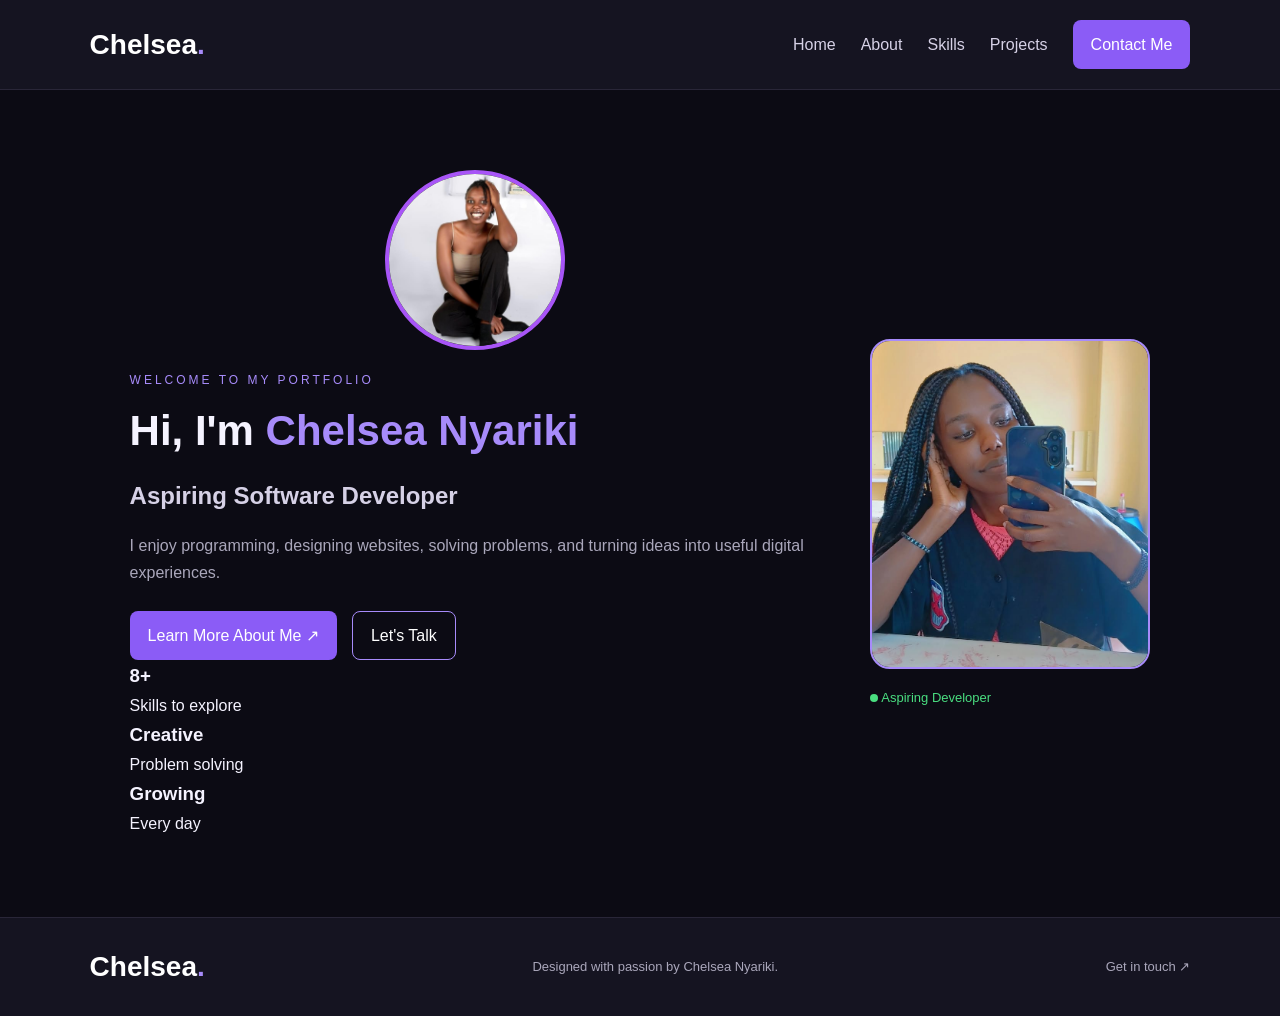
<file: index.html>
<!DOCTYPE html>
<html lang="en">
<head>
    <meta charset="UTF-8">
    <meta name="viewport" content="width=device-width, initial-scale=1.0">
    <title>Home | Chelsea's Portfolio</title>
    <link rel="stylesheet" href="style.css">
</head>
<body>

<header>
    <nav class="navbar">
        <a href="index.html" class="logo">Chelsea<span>.</span></a>
        <button class="menu-toggle" id="menu-toggle"
                aria-label="Open navigation menu"
                aria-expanded="false">☰</button>

        <div class="nav-links" id="nav-links">
            <a href="index.html">Home</a>
            <a href="about.html">About</a>
            <a href="skills.html">Skills</a>
            <a href="projects.html">Projects</a>
            <a href="contact.html" class="nav-button">Contact Me</a>
        </div>
    </nav>
</header>

<main class="hero">
    <div class="hero-content">
         <img src="Che.jpeg" alt="My profile photo" class="profile-photo">

        <p class="tag">WELCOME TO MY PORTFOLIO</p>
        <h1>Hi, I'm <span>Chelsea Nyariki</span></h1>
        <h2>Aspiring Software Developer</h2>

        <p class="intro">
            I enjoy programming, designing websites, solving problems,
            and turning ideas into useful digital experiences.
        </p>

        <div class="hero-buttons">
            <a href="about.html" class="primary-button">Learn More About Me ↗</a>
            <a href="contact.html" class="secondary-button">Let's Talk</a>
        </div>

        <div class="quick-info">
            <div><h3>8+</h3><p>Skills to explore</p></div>
            <div><h3>Creative</h3><p>Problem solving</p></div>
            <div><h3>Growing</h3><p>Every day</p></div>
        </div>
    </div>

    <div class="hero-image">
        <div class="image-decoration"></div>
        <img src="Chelsea.jpeg" alt="Chelsea Nyariki">
        <div class="image-label">
            <span class="status-dot"></span>
            Aspiring Developer
        </div>
    </div>
</main>

<footer>
    <a href="index.html" class="logo">Chelsea<span>.</span></a>
    <p>Designed with passion by Chelsea Nyariki.</p>
    <a href="contact.html" class="back-to-top">Get in touch ↗</a>
</footer>

<script src="script.js"></script>
</body>
</html>
</file>
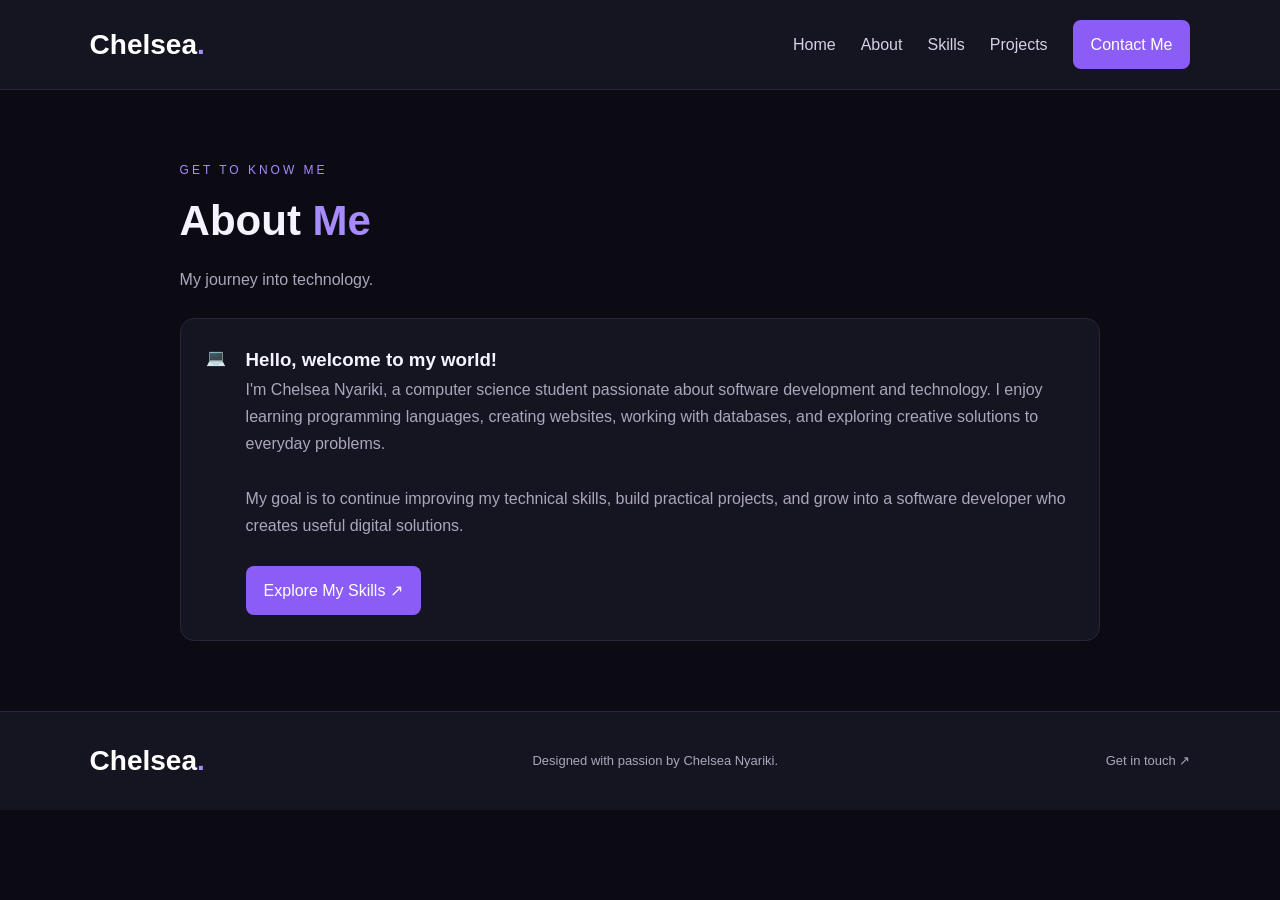
<file: about.html>
<!DOCTYPE html>
<html lang="en">
<head>
    <meta charset="UTF-8">
    <meta name="viewport" content="width=device-width, initial-scale=1.0">
    <title>About | Chelsea's Portfolio</title>
    <link rel="stylesheet" href="style.css">
</head>
<body>

<header>
    <nav class="navbar">
        <a href="index.html" class="logo">Chelsea<span>.</span></a>
        <button class="menu-toggle" id="menu-toggle"
                aria-label="Open navigation menu"
                aria-expanded="false">☰</button>
        <div class="nav-links" id="nav-links">
            <a href="index.html">Home</a>
            <a href="about.html">About</a>
            <a href="skills.html">Skills</a>
            <a href="projects.html">Projects</a>
            <a href="contact.html" class="nav-button">Contact Me</a>
        </div>
    </nav>
</header>

<main class="section">
    <p class="section-label">GET TO KNOW ME</p>
    <h1 class="section-title">About <span>Me</span></h1>
    <p class="section-description">My journey into technology.</p>

    <div class="about-card">
        <div class="about-icon">💻</div>
        <div>
            <h3>Hello, welcome to my world!</h3>
            <p>
                I'm Chelsea Nyariki, a computer science student
                passionate about software development and technology.
                I enjoy learning programming languages, creating websites,
                working with databases, and exploring creative solutions
                to everyday problems.
            </p>
            <br>
            <p>
                My goal is to continue improving my technical skills,
                build practical projects, and grow into a software
                developer who creates useful digital solutions.
            </p>
            <br>
            <a href="skills.html" class="primary-button">Explore My Skills ↗</a>
        </div>
    </div>
</main>

<footer>
    <a href="index.html" class="logo">Chelsea<span>.</span></a>
    <p>Designed with passion by Chelsea Nyariki.</p>
    <a href="contact.html" class="back-to-top">Get in touch ↗</a>
</footer>

<script src="script.js"></script>
</body>
</html>
</file>
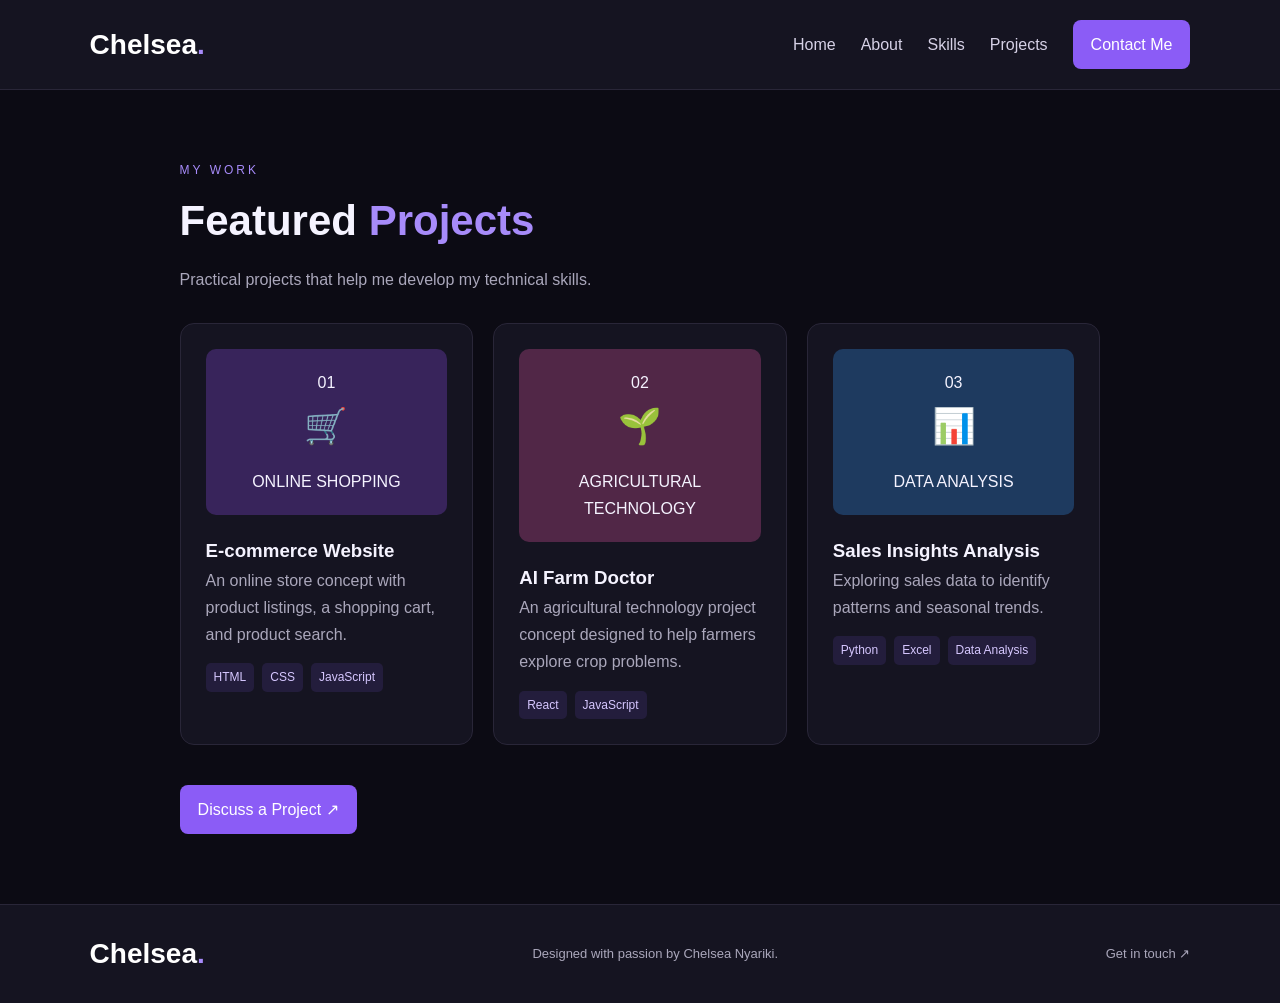
<file: projects.html>
<!DOCTYPE html>
<html lang="en">
<head>
    <meta charset="UTF-8">
    <meta name="viewport" content="width=device-width, initial-scale=1.0">
    <title>Projects | Chelsea's Portfolio</title>
    <link rel="stylesheet" href="style.css">
</head>
<body>

<header>
    <nav class="navbar">
        <a href="index.html" class="logo">Chelsea<span>.</span></a>
        <button class="menu-toggle" id="menu-toggle"
                aria-label="Open navigation menu"
                aria-expanded="false">☰</button>
        <div class="nav-links" id="nav-links">
            <a href="index.html">Home</a>
            <a href="about.html">About</a>
            <a href="skills.html">Skills</a>
            <a href="projects.html">Projects</a>
            <a href="contact.html" class="nav-button">Contact Me</a>
        </div>
    </nav>
</header>

<main class="section">
    <p class="section-label">MY WORK</p>
    <h1 class="section-title">Featured <span>Projects</span></h1>
    <p class="section-description">
        Practical projects that help me develop my technical skills.
    </p>

    <div class="projects-grid">
        <article class="project-card">
            <div class="project-visual purple-visual">
                <span>01</span>
                <div class="project-symbol">🛒</div>
                <p>ONLINE SHOPPING</p>
            </div>
            <div class="project-details">
                <h3>E-commerce Website</h3>
                <p>
                    An online store concept with product listings,
                    a shopping cart, and product search.
                </p>
                <div class="project-tags">
                    <span>HTML</span>
                    <span>CSS</span>
                    <span>JavaScript</span>
                </div>
            </div>
        </article>

        <article class="project-card">
            <div class="project-visual pink-visual">
                <span>02</span>
                <div class="project-symbol">🌱</div>
                <p>AGRICULTURAL TECHNOLOGY</p>
            </div>
            <div class="project-details">
                <h3>AI Farm Doctor</h3>
                <p>
                    An agricultural technology project concept
                    designed to help farmers explore crop problems.
                </p>
                <div class="project-tags">
                    <span>React</span>
                    <span>JavaScript</span>
                </div>
            </div>
        </article>

        <article class="project-card">
            <div class="project-visual blue-visual">
                <span>03</span>
                <div class="project-symbol">📊</div>
                <p>DATA ANALYSIS</p>
            </div>
            <div class="project-details">
                <h3>Sales Insights Analysis</h3>
                <p>
                    Exploring sales data to identify patterns
                    and seasonal trends.
                </p>
                <div class="project-tags">
                    <span>Python</span>
                    <span>Excel</span>
                    <span>Data Analysis</span>
                </div>
            </div>
        </article>
    </div>

    <div style="margin-top: 40px;">
        <a href="contact.html" class="primary-button">
            Discuss a Project ↗
        </a>
    </div>
</main>

<footer>
    <a href="index.html" class="logo">Chelsea<span>.</span></a>
    <p>Designed with passion by Chelsea Nyariki.</p>
    <a href="contact.html" class="back-to-top">Get in touch ↗</a>
</footer>

<script src="script.js"></script>
</body>
</html>
</file>
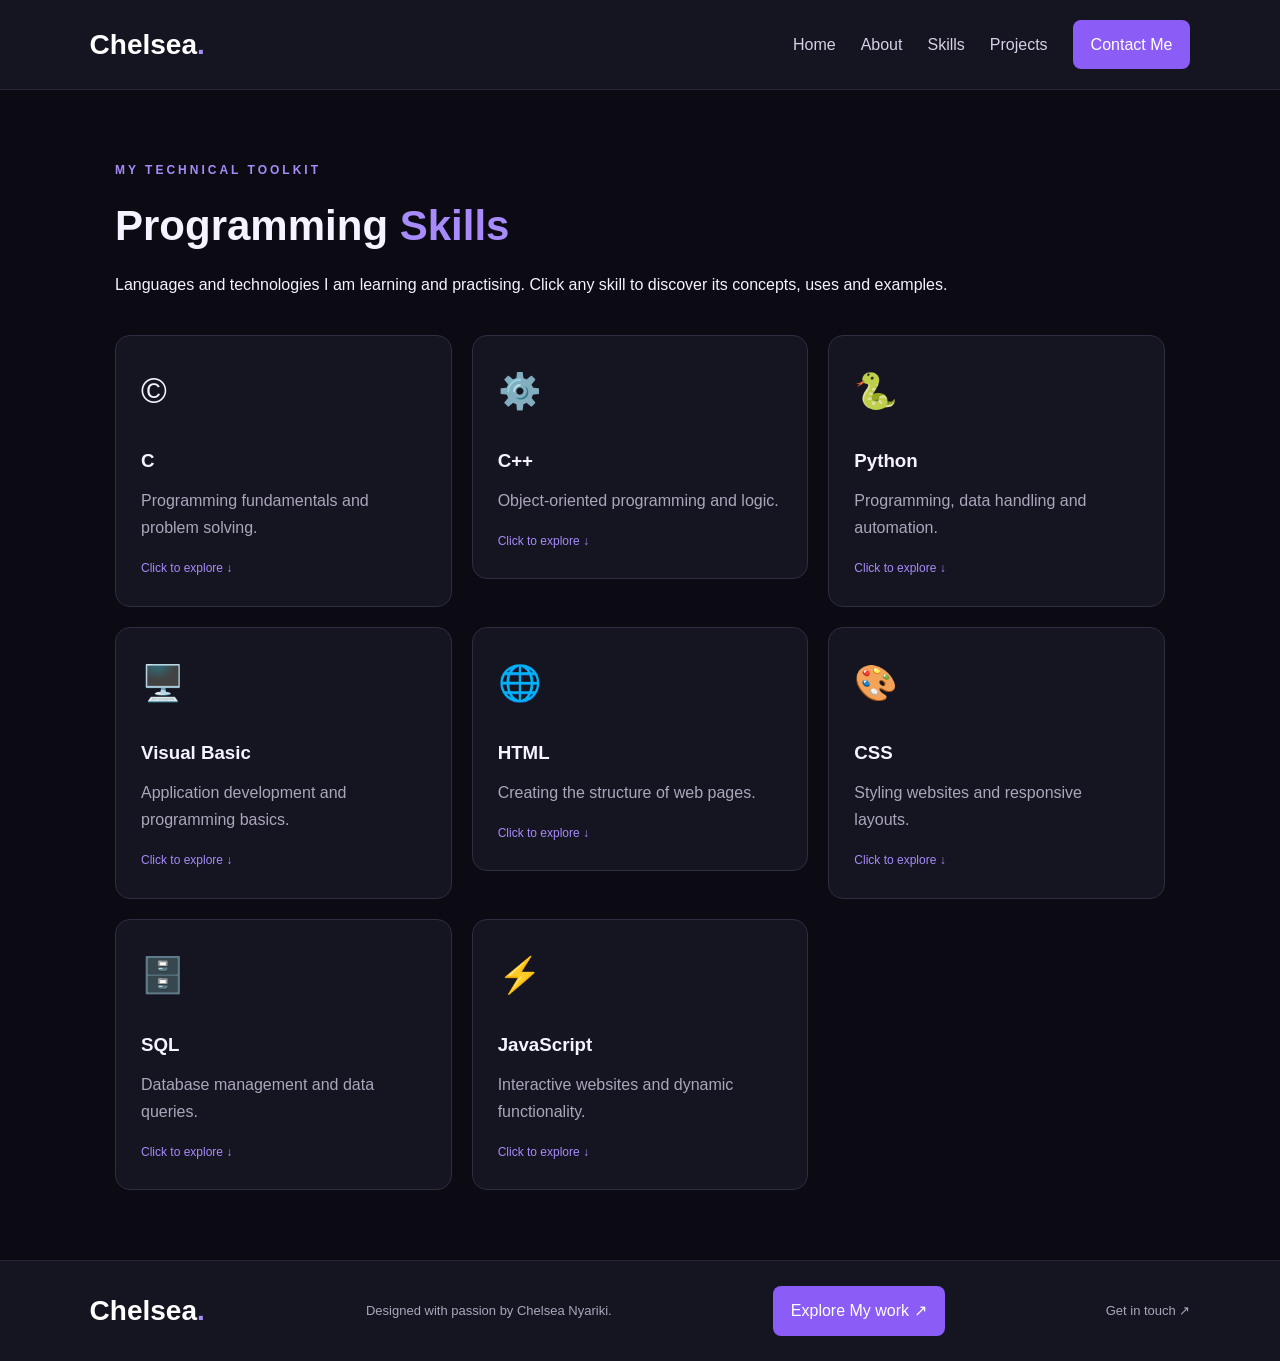
<file: skills.html>
<!DOCTYPE html>
<html lang="en">
<head>
    <meta charset="UTF-8">
    <meta name="viewport" content="width=device-width, initial-scale=1.0">

    <title>Skills | Chelsea's Portfolio</title>

    <link rel="stylesheet" href="style.css">

    <style>
        .skills-section {
            max-width: 1100px;
            margin: 70px auto;
            padding: 0 25px;
        }

        .skills-section .tag {
            color: #a78bfa;
            letter-spacing: 3px;
            font-size: 12px;
            font-weight: bold;
        }

        .skills-section h1 {
            font-size: 42px;
            margin: 20px 0;
        }

        .skills-section h1 span {
            color: #a78bfa;
        }

        .skills-intro {
            margin-bottom: 35px;
            line-height: 1.8;
        }

        .skills-container {
            display: grid;
            grid-template-columns: repeat(3, minmax(0, 1fr));
            gap: 20px;
            align-items: start;
        }

        .skill-card {
            background: #151421;
            border: 1px solid #302d40;
            border-radius: 15px;
            padding: 25px;
            transition: border-color 0.3s, transform 0.3s;
            min-width: 0;
        }

        .skill-card:hover {
            border-color: #a78bfa;
            transform: translateY(-3px);
        }

        .skill-card[open] {
            border-color: #a78bfa;
        }

        .skill-card summary {
            list-style: none;
            cursor: pointer;
        }

        .skill-card summary::-webkit-details-marker {
            display: none;
        }

        .skill-icon {
            font-size: 35px;
            display: block;
            margin-bottom: 25px;
        }

        .skill-card h3 {
            margin-bottom: 10px;
        }

        .skill-card summary p {
            line-height: 1.7;
            margin-bottom: 12px;
        }

        .click-hint {
            color: #a78bfa;
            font-size: 12px;
        }

        .skill-details {
            border-top: 1px solid #39354b;
            margin-top: 20px;
            padding-top: 15px;
        }

        .skill-details h4 {
            color: #a78bfa;
            margin: 18px 0 8px;
        }

        .skill-details p,
        .skill-details li {
            line-height: 1.7;
            font-size: 14px;
        }

        .skill-details ul {
            padding-left: 20px;
        }

        .skill-details pre {
            background: #0b0a12;
            padding: 12px;
            border-radius: 8px;
            overflow-x: auto;
            white-space: pre-wrap;
            overflow-wrap: anywhere;
        }

        .skill-details code {
            color: #c4b5fd;
            font-size: 12px;
        }

        .test-button {
            background: #a78bfa;
            color: #151421;
            border: none;
            padding: 10px 15px;
            border-radius: 7px;
            cursor: pointer;
            font-weight: bold;
        }

        .test-button:hover {
            background: #c4b5fd;
        }

        @media (max-width: 750px) {
            .skills-container {
                grid-template-columns: repeat(2, minmax(0, 1fr));
            }

            .skills-section h1 {
                font-size: 34px;
            }
        }

        @media (max-width: 480px) {
            .skills-container {
                grid-template-columns: 1fr;
            }
        }
    </style>
</head>

<body>

<header>
    <nav class="navbar">
        <a href="index.html" class="logo">Chelsea<span>.</span></a>

        <button class="menu-toggle" id="menu-toggle"
                aria-label="Open navigation menu"
                aria-expanded="false">☰</button>

        <div class="nav-links" id="nav-links">
            <a href="index.html">Home</a>
            <a href="about.html">About</a>
            <a href="skills.html" class="active">Skills</a>
            <a href="projects.html">Projects</a>
            <a href="contact.html" class="nav-button">Contact Me</a>
        </div>
    </nav>
</header>

<main class="skills-section">

    <p class="tag">MY TECHNICAL TOOLKIT</p>

    <h1>Programming <span>Skills</span></h1>

    <p class="skills-intro">
        Languages and technologies I am learning and practising.
        Click any skill to discover its concepts, uses and examples.
    </p>

    <div class="skills-container">

        <!-- C -->
        <details class="skill-card">
            <summary>
                <span class="skill-icon">©️</span>
                <h3>C</h3>
                <p>Programming fundamentals and problem solving.</p>
                <span class="click-hint">Click to explore ↓</span>
            </summary>
            <div class="skill-details">
                <h4>What is C?</h4>
                <p>C is a procedural language used to develop efficient software.</p>
                <h4>Key concepts</h4>
                <ul>
                    <li>Variables and data types</li>
                    <li>Operators and conditions</li>
                    <li>Loops and functions</li>
                    <li>Arrays and pointers</li>
                </ul>
                <h4>What can it build?</h4>
                <p>Calculators, simple games and system utilities.</p>
                <h4>Example</h4>
                <pre><code>#include &lt;stdio.h&gt;

int main() {
    printf("Hello World!");
    return 0;
}</code></pre>
            </div>
        </details>

        <!-- C++ -->
        <details class="skill-card">
            <summary>
                <span class="skill-icon">⚙️</span>
                <h3>C++</h3>
                <p>Object-oriented programming and logic.</p>
                <span class="click-hint">Click to explore ↓</span>
            </summary>
            <div class="skill-details">
                <h4>What is C++?</h4>
                <p>C++ supports procedural and object-oriented programming.</p>
                <h4>Key concepts</h4>
                <ul>
                    <li>Variables and data types</li>
                    <li>Loops and functions</li>
                    <li>Classes and objects</li>
                    <li>Inheritance and pointers</li>
                </ul>
                <h4>What can it build?</h4>
                <p>Games, desktop applications and simulations.</p>
                <h4>Example</h4>
                <pre><code>#include &lt;iostream&gt;
using namespace std;

int main() {
    cout &lt;&lt; "Hello World!";
    return 0;
}</code></pre>
            </div>
        </details>

        <!-- Python -->
        <details class="skill-card">
            <summary>
                <span class="skill-icon">🐍</span>
                <h3>Python</h3>
                <p>Programming, data handling and automation.</p>
                <span class="click-hint">Click to explore ↓</span>
            </summary>
            <div class="skill-details">
                <h4>What is Python?</h4>
                <p>Python is a versatile language used in automation, data analysis and AI.</p>
                <h4>Key concepts</h4>
                <ul>
                    <li>Variables and data types</li>
                    <li>Lists and dictionaries</li>
                    <li>Conditions, loops and functions</li>
                    <li>File handling</li>
                    <li>Data analysis and automation</li>
                </ul>
                <h4>What can it build?</h4>
                <p>Data analysis tools, automation scripts and AI applications.</p>
                <h4>Example</h4>
                <pre><code>name = "Chelsea"
print("Hello", name)</code></pre>
            </div>
        </details>

        <!-- Visual Basic -->
        <details class="skill-card">
            <summary>
                <span class="skill-icon">🖥️</span>
                <h3>Visual Basic</h3>
                <p>Application development and programming basics.</p>
                <span class="click-hint">Click to explore ↓</span>
            </summary>
            <div class="skill-details">
                <h4>What is Visual Basic?</h4>
                <p>Visual Basic is used for application development, especially Windows applications.</p>
                <h4>Key concepts</h4>
                <ul>
                    <li>Variables and data types</li>
                    <li>Conditions and loops</li>
                    <li>Procedures and functions</li>
                    <li>Forms and event handling</li>
                </ul>
                <h4>What can it build?</h4>
                <p>Desktop applications, data-entry forms and management systems.</p>
                <h4>Example</h4>
                <pre><code>Module Program
    Sub Main()
        Console.WriteLine("Hello World!")
    End Sub
End Module</code></pre>
            </div>
        </details>

        <!-- HTML -->
        <details class="skill-card">
            <summary>
                <span class="skill-icon">🌐</span>
                <h3>HTML</h3>
                <p>Creating the structure of web pages.</p>
                <span class="click-hint">Click to explore ↓</span>
            </summary>
            <div class="skill-details">
                <h4>What is HTML?</h4>
                <p>HTML defines the structure and content of web pages.</p>
                <h4>Key concepts</h4>
                <ul>
                    <li>Headings and paragraphs</li>
                    <li>Links and images</li>
                    <li>Tables and forms</li>
                    <li>Semantic HTML elements</li>
                </ul>
                <h4>What can it build?</h4>
                <p>Portfolio websites, registration forms and web page structures.</p>
                <h4>Example</h4>
                <pre><code>&lt;h1&gt;Welcome!&lt;/h1&gt;
&lt;p&gt;This is my website.&lt;/p&gt;</code></pre>
            </div>
        </details>

        <!-- CSS -->
        <details class="skill-card">
            <summary>
                <span class="skill-icon">🎨</span>
                <h3>CSS</h3>
                <p>Styling websites and responsive layouts.</p>
                <span class="click-hint">Click to explore ↓</span>
            </summary>
            <div class="skill-details">
                <h4>What is CSS?</h4>
                <p>CSS controls the appearance, design and layout of web pages.</p>
                <h4>Key concepts</h4>
                <ul>
                    <li>Colors, fonts and backgrounds</li>
                    <li>Margins, padding and borders</li>
                    <li>Flexbox and CSS Grid</li>
                    <li>Responsive web design</li>
                </ul>
                <h4>What can it build?</h4>
                <p>Styled portfolios, responsive websites and attractive interfaces.</p>
                <h4>Example</h4>
                <pre><code>h1 {
    color: #a78bfa;
    text-align: center;
}</code></pre>
            </div>
        </details>

        <!-- SQL -->
        <details class="skill-card">
            <summary>
                <span class="skill-icon">🗄️</span>
                <h3>SQL</h3>
                <p>Database management and data queries.</p>
                <span class="click-hint">Click to explore ↓</span>
            </summary>
            <div class="skill-details">
                <h4>What is SQL?</h4>
                <p>SQL stands for Structured Query Language. It is used to retrieve, insert, update and manage database records.</p>
                <h4>Key concepts</h4>
                <ul>
                    <li>Creating databases and tables</li>
                    <li>SELECT, INSERT, UPDATE and DELETE</li>
                    <li>WHERE and ORDER BY</li>
                    <li>GROUP BY and aggregate functions</li>
                    <li>INNER JOIN and other JOIN operations</li>
                    <li>Primary and foreign keys</li>
                </ul>
                <h4>What can it build?</h4>
                <p>Student records, inventory systems and sales reports.</p>
                <h4>Example</h4>
                <pre><code>SELECT *
FROM Student
ORDER BY StudentName ASC;</code></pre>
                <p>This example assumes your table contains a StudentName column.</p>
            </div>
        </details>

        <!-- JavaScript -->
        <details class="skill-card">
            <summary>
                <span class="skill-icon">⚡</span>
                <h3>JavaScript</h3>
                <p>Interactive websites and dynamic functionality.</p>
                <span class="click-hint">Click to explore ↓</span>
            </summary>
            <div class="skill-details">
                <h4>What is JavaScript?</h4>
                <p>JavaScript makes websites interactive and responsive to user actions.</p>
                <h4>Key concepts</h4>
                <ul>
                    <li>Variables and data types</li>
                    <li>Operators and conditions</li>
                    <li>Loops and functions</li>
                    <li>Events and event listeners</li>
                    <li>DOM manipulation</li>
                    <li>Form validation</li>
                    <li>Arrays and objects</li>
                </ul>
                <h4>What can it build?</h4>
                <p>Calculators, interactive portfolios, quizzes and dynamic web applications.</p>
                <h4>Example</h4>
                <pre><code>function greet() {
    alert("Welcome to my portfolio!");
}</code></pre>
               
            </div>
        </details>

    </div>
</main>

<footer>
    <a href="index.html" class="logo">Chelsea<span>.</span></a>
    <p>Designed with passion by Chelsea Nyariki.</p>
     <a href="projects.html" class="primary-button">Explore My work ↗</a>
    <a href="contact.html" class="back-to-top">Get in touch ↗</a>
</footer>

<script src="script.js"></script>

<script>
    function greet(event) {
        event.stopPropagation();
        alert("Welcome to my portfolio!");
    }

    // Close the previously opened card when another is selected.
    document.querySelectorAll(".skill-card").forEach(function(card) {
        card.addEventListener("toggle", function() {
            if (card.open) {
                document.querySelectorAll(".skill-card").forEach(function(otherCard) {
                    if (otherCard !== card) {
                        otherCard.open = false;
                    }
                });
            }
        });
    });
</script>

</body>
</html>
</file>
<file: style.css>
* {
    margin: 0;
    padding: 0;
    box-sizing: border-box;
}

body {
    background-color: #0c0b14;
    color: #f5f3ff;
    font-family: Arial, sans-serif;
    line-height: 1.7;
}

header {
    background-color: #151421;
    padding: 20px 7%;
    border-bottom: 1px solid #292638;
}

.navbar {
    display: flex;
    align-items: center;
    justify-content: space-between;
    gap: 20px;
}

.logo {
    font-size: 28px;
    font-weight: bold;
    color: white;
    text-decoration: none;
}

.logo span,
h1 span {
    color: #a78bfa;
}

.nav-links {
    display: flex;
    align-items: center;
    gap: 25px;
}

.nav-links a {
    color: #d6d1e6;
    text-decoration: none;
}

.nav-links a:hover {
    color: #a78bfa;
}

.nav-button,
.primary-button {
    background: #8b5cf6;
    color: white !important;
    padding: 11px 18px;
    border-radius: 8px;
    text-decoration: none;
    display: inline-block;
}

.hero {
    max-width: 1200px;
    margin: auto;
    padding: 80px 7%;
    min-height: 500px;
    display: flex;
    align-items: center;
    justify-content: space-between;
    gap: 50px;
}

.hero-content {
    flex: 1;
}

.tag,
.section-label {
    color: #a78bfa;
    letter-spacing: 3px;
    font-size: 12px;
    margin-bottom: 15px;
}

h1,
.section-title {
    font-size: 42px;
    line-height: 1.2;
    margin-bottom: 20px;
}

.hero h2 {
    color: #d6d1e6;
    margin-bottom: 15px;
}

.intro,
.section-description {
    color: #aaa7bb;
    margin-bottom: 25px;
}

.hero-buttons {
    display: flex;
    gap: 15px;
    flex-wrap: wrap;
    margin-top: 25px;
}

.secondary-button {
    display: inline-block;
    padding: 10px 18px;
    border: 1px solid #a78bfa;
    border-radius: 8px;
    color: white;
    text-decoration: none;
}

.hero-image {
    position: relative;
    flex: 0 0 280px;
    height: 330px;
}

.hero-image img {
    width: 100%;
    height: 100%;
    object-fit: cover;
    border-radius: 20px;
    border: 2px solid #a78bfa;
}

.image-decoration {
    display: none;
}

.image-label {
    margin-top: 10px;
    color: #4ade80;
    font-size: 13px;
}

.status-dot {
    display: inline-block;
    width: 8px;
    height: 8px;
    background: #4ade80;
    border-radius: 50%;
}

.section {
    max-width: 1100px;
    margin: auto;
    padding: 70px 7%;
}

.about-card,
.skill-card,
.project-card,
.contact-info,
.contact-form {
    background: #151421;
    border: 1px solid #292638;
    border-radius: 14px;
    padding: 25px;
}

.about-card {
    display: flex;
    gap: 20px;
}

.about-card p,
.skill-card p,
.project-details p,
.contact-info p {
    color: #aaa7bb;
}

.skills-grid,
.projects-grid {
    display: grid;
    grid-template-columns: repeat(3, minmax(0, 1fr));
    gap: 20px;
    margin-top: 30px;
}

.skill-card,
.project-card {
    transition: transform 0.3s, border-color 0.3s;
}

.skill-card:hover,
.project-card:hover {
    transform: translateY(-5px);
    border-color: #a78bfa;
}

.skill-icon,
.project-symbol {
    font-size: 35px;
    margin-bottom: 12px;
}

.project-visual {
    text-align: center;
    padding: 20px;
    border-radius: 10px;
    margin-bottom: 20px;
}

.purple-visual {
    background: #38245b;
}

.pink-visual {
    background: #512747;
}

.blue-visual {
    background: #1e3a5f;
}

.project-tags {
    display: flex;
    flex-wrap: wrap;
    gap: 8px;
    margin-top: 15px;
}

.project-tags span {
    color: #d6c7ff;
    background: #8b5cf620;
    border-radius: 5px;
    padding: 4px 8px;
    font-size: 12px;
}

.contact-section {
    text-align: center;
    padding: 70px 7%;
}

.contact-layout {
    display: grid;
    grid-template-columns: 1fr 1.2fr;
    gap: 25px;
    margin-top: 30px;
}

.contact-form {
    display: flex;
    flex-direction: column;
    gap: 10px;
}

.contact-form input,
.contact-form textarea {
    width: 100%;
    padding: 12px;
    color: white;
    background: #0c0b14;
    border: 1px solid #49435f;
    border-radius: 7px;
    font: inherit;
}

.contact-form button {
    cursor: pointer;
    border: none;
    align-self: flex-start;
    margin-top: 10px;
}

footer {
    background: #151421;
    border-top: 1px solid #292638;
    padding: 25px 7%;
    display: flex;
    justify-content: space-between;
    align-items: center;
    gap: 15px;
}

footer p,
.back-to-top {
    color: #aaa7bb;
    font-size: 13px;
}

.back-to-top {
    text-decoration: none;
}

.menu-toggle {
    display: none;
    color: white;
    background: transparent;
    border: 1px solid #49435f;
    border-radius: 8px;
    padding: 7px 12px;
    font-size: 22px;
    cursor: pointer;
}

@media (max-width: 750px) {
    .navbar {
        flex-wrap: wrap;
    }

    .menu-toggle {
        display: block;
    }

    .nav-links {
        display: none;
        width: 100%;
        flex-direction: column;
        align-items: stretch;
        gap: 15px;
        padding-top: 15px;
    }

    .nav-links.active {
        display: flex;
    }

    .nav-links a {
        text-align: center;
        padding: 8px;
    }

    .hero {
        flex-direction: column-reverse;
        text-align: center;
    }

    .hero-image {
        flex: none;
        width: 230px;
        height: 270px;
    }

    .hero-buttons {
        justify-content: center;
    }

    .skills-grid,
    .projects-grid,
    .contact-layout {
        grid-template-columns: 1fr;
    }

    .about-card {
        flex-direction: column;
    }

    footer {
        flex-direction: column;
        text-align: center;
    }
}

.profile-photo {
    width: 180px;
    height: 180px;
    object-fit: cover;
    border-radius: 50%;
    border: 4px solid #a855f7;
    display: block;
    margin: 0 auto 20px;
}
.skill-details pre {
    background: #0b0a12;
    padding: 12px;
    border-radius: 8px;
    overflow-x: auto;
    white-space: pre-wrap;
}

.skill-details code {
    color: #c4b5fd;
    font-size: 13px;
}

.skill-details button {
    background: #a78bfa;
    color: #151421;
    border: none;
    padding: 10px 16px;
    border-radius: 7px;
    cursor: pointer;
}
#form-status {
    margin-top: 15px;
    padding: 10px;
    border-radius: 6px;
    font-size: 15px;
    font-weight: bold;
    text-align: center;
    overflow-wrap: anywhere;
}

#form-status:empty {
    display: none;
}

#send-button:disabled {
    opacity: 0.6;
    cursor: not-allowed;
}
</file>
